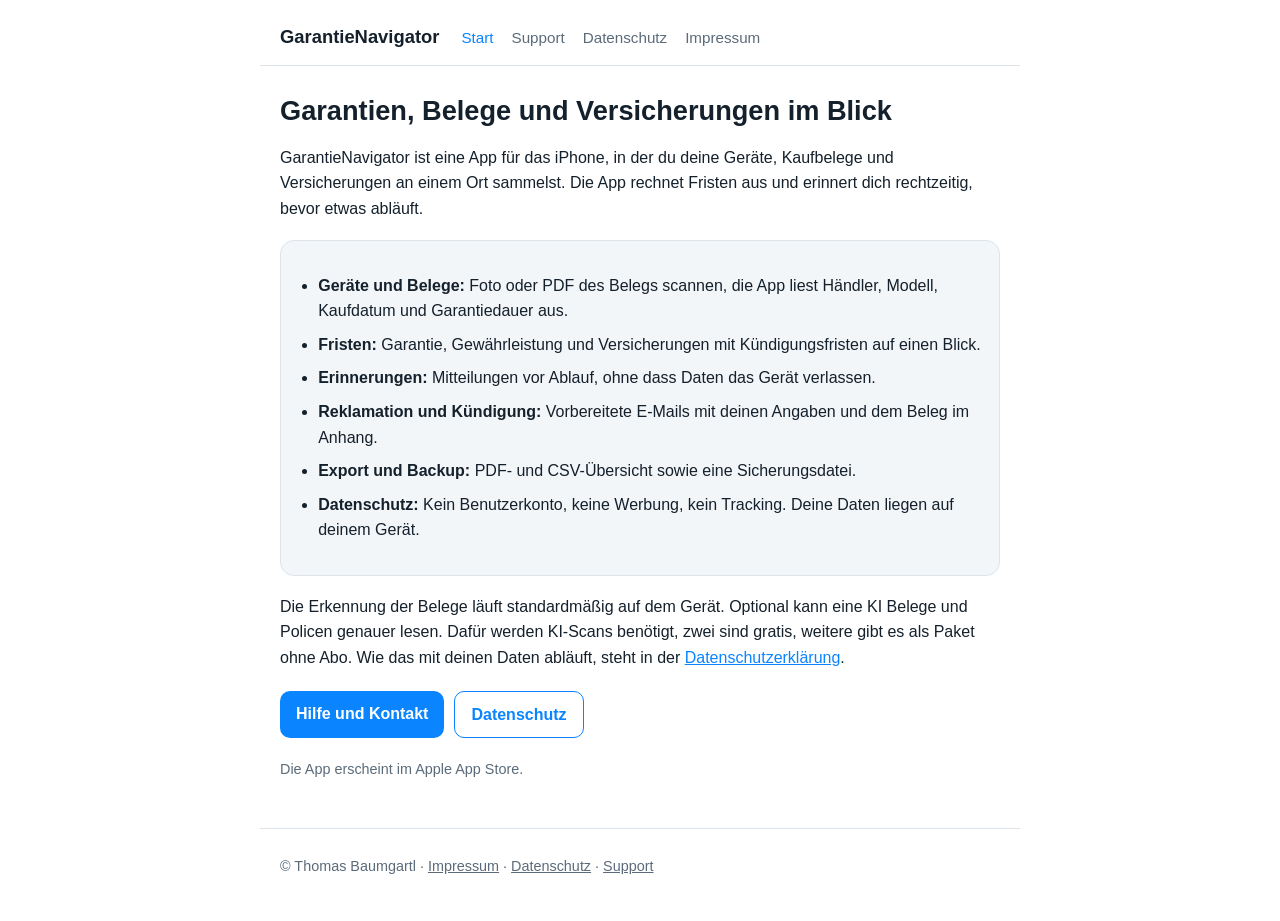
<file: index.html>
<!doctype html>
<html lang="de">
<head>
<meta charset="utf-8">
<meta name="viewport" content="width=device-width, initial-scale=1">
<title>GarantieNavigator: Garantien, Belege und Versicherungen im Blick</title>
<meta name="description" content="GarantieNavigator hilft, Garantiefristen, Kaufbelege und Versicherungen zu verwalten. Deine Daten bleiben auf dem Gerät.">
<link rel="stylesheet" href="style.css">
</head>
<body>
<header>
<a class="name" href="index.html">GarantieNavigator</a>
<nav><a href="index.html" aria-current="page">Start</a><a href="support.html">Support</a><a href="datenschutz.html">Datenschutz</a><a href="impressum.html">Impressum</a></nav>
</header>
<main>
<h1>Garantien, Belege und Versicherungen im Blick</h1>
<p>GarantieNavigator ist eine App für das iPhone, in der du deine Geräte, Kaufbelege und Versicherungen an einem Ort sammelst. Die App rechnet Fristen aus und erinnert dich rechtzeitig, bevor etwas abläuft.</p>
<div class="karte">
<ul>
<li><strong>Geräte und Belege:</strong> Foto oder PDF des Belegs scannen, die App liest Händler, Modell, Kaufdatum und Garantiedauer aus.</li>
<li><strong>Fristen:</strong> Garantie, Gewährleistung und Versicherungen mit Kündigungsfristen auf einen Blick.</li>
<li><strong>Erinnerungen:</strong> Mitteilungen vor Ablauf, ohne dass Daten das Gerät verlassen.</li>
<li><strong>Reklamation und Kündigung:</strong> Vorbereitete E-Mails mit deinen Angaben und dem Beleg im Anhang.</li>
<li><strong>Export und Backup:</strong> PDF- und CSV-Übersicht sowie eine Sicherungsdatei.</li>
<li><strong>Datenschutz:</strong> Kein Benutzerkonto, keine Werbung, kein Tracking. Deine Daten liegen auf deinem Gerät.</li>
</ul>
</div>
<p>Die Erkennung der Belege läuft standardmäßig auf dem Gerät. Optional kann eine KI Belege und Policen genauer lesen. Dafür werden KI-Scans benötigt, zwei sind gratis, weitere gibt es als Paket ohne Abo. Wie das mit deinen Daten abläuft, steht in der <a href="datenschutz.html">Datenschutzerklärung</a>.</p>
<div class="knoepfe">
<a class="knopf" href="support.html">Hilfe und Kontakt</a>
<a class="knopf leise" href="datenschutz.html">Datenschutz</a>
</div>
<p class="klein">Die App erscheint im Apple App Store.</p>
</main>
<footer>
<p>&copy; Thomas Baumgartl &middot; <a href="impressum.html">Impressum</a> &middot; <a href="datenschutz.html">Datenschutz</a> &middot; <a href="support.html">Support</a></p>
</footer>
</body>
</html>
</file>
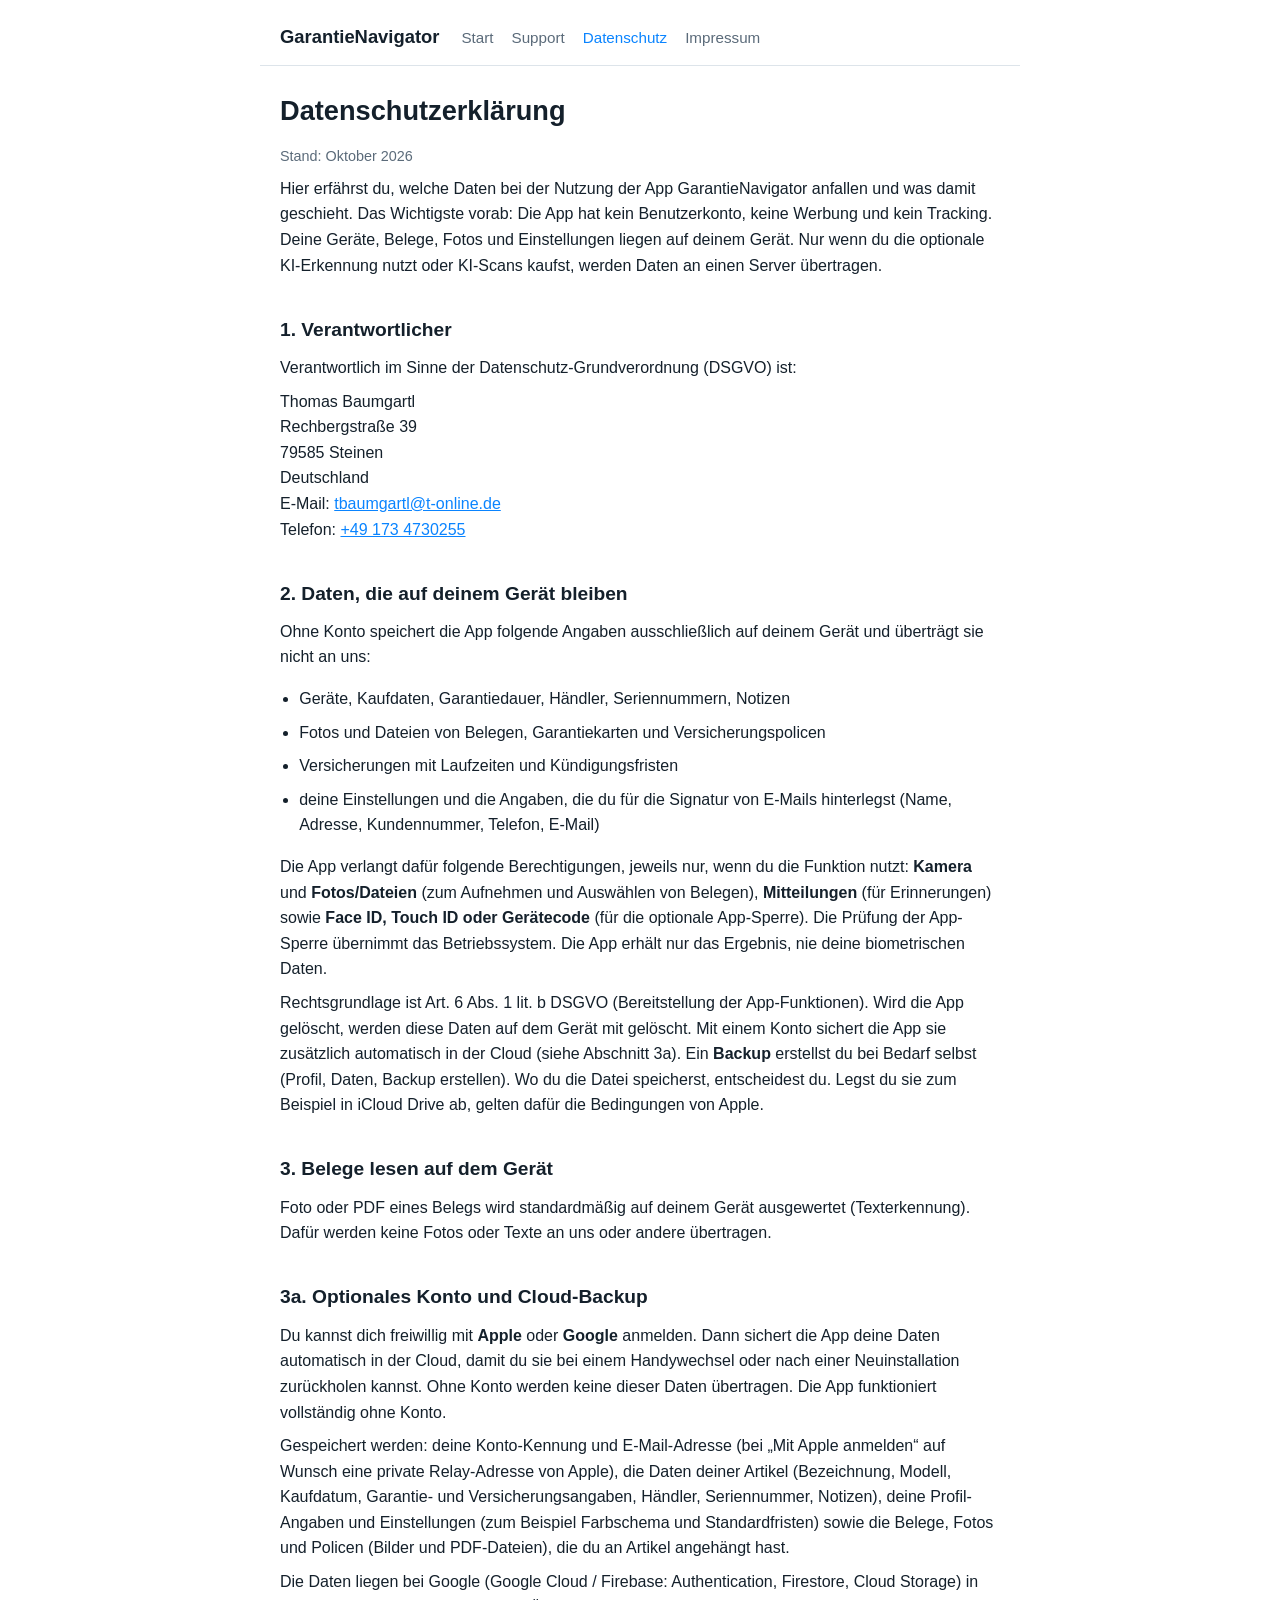
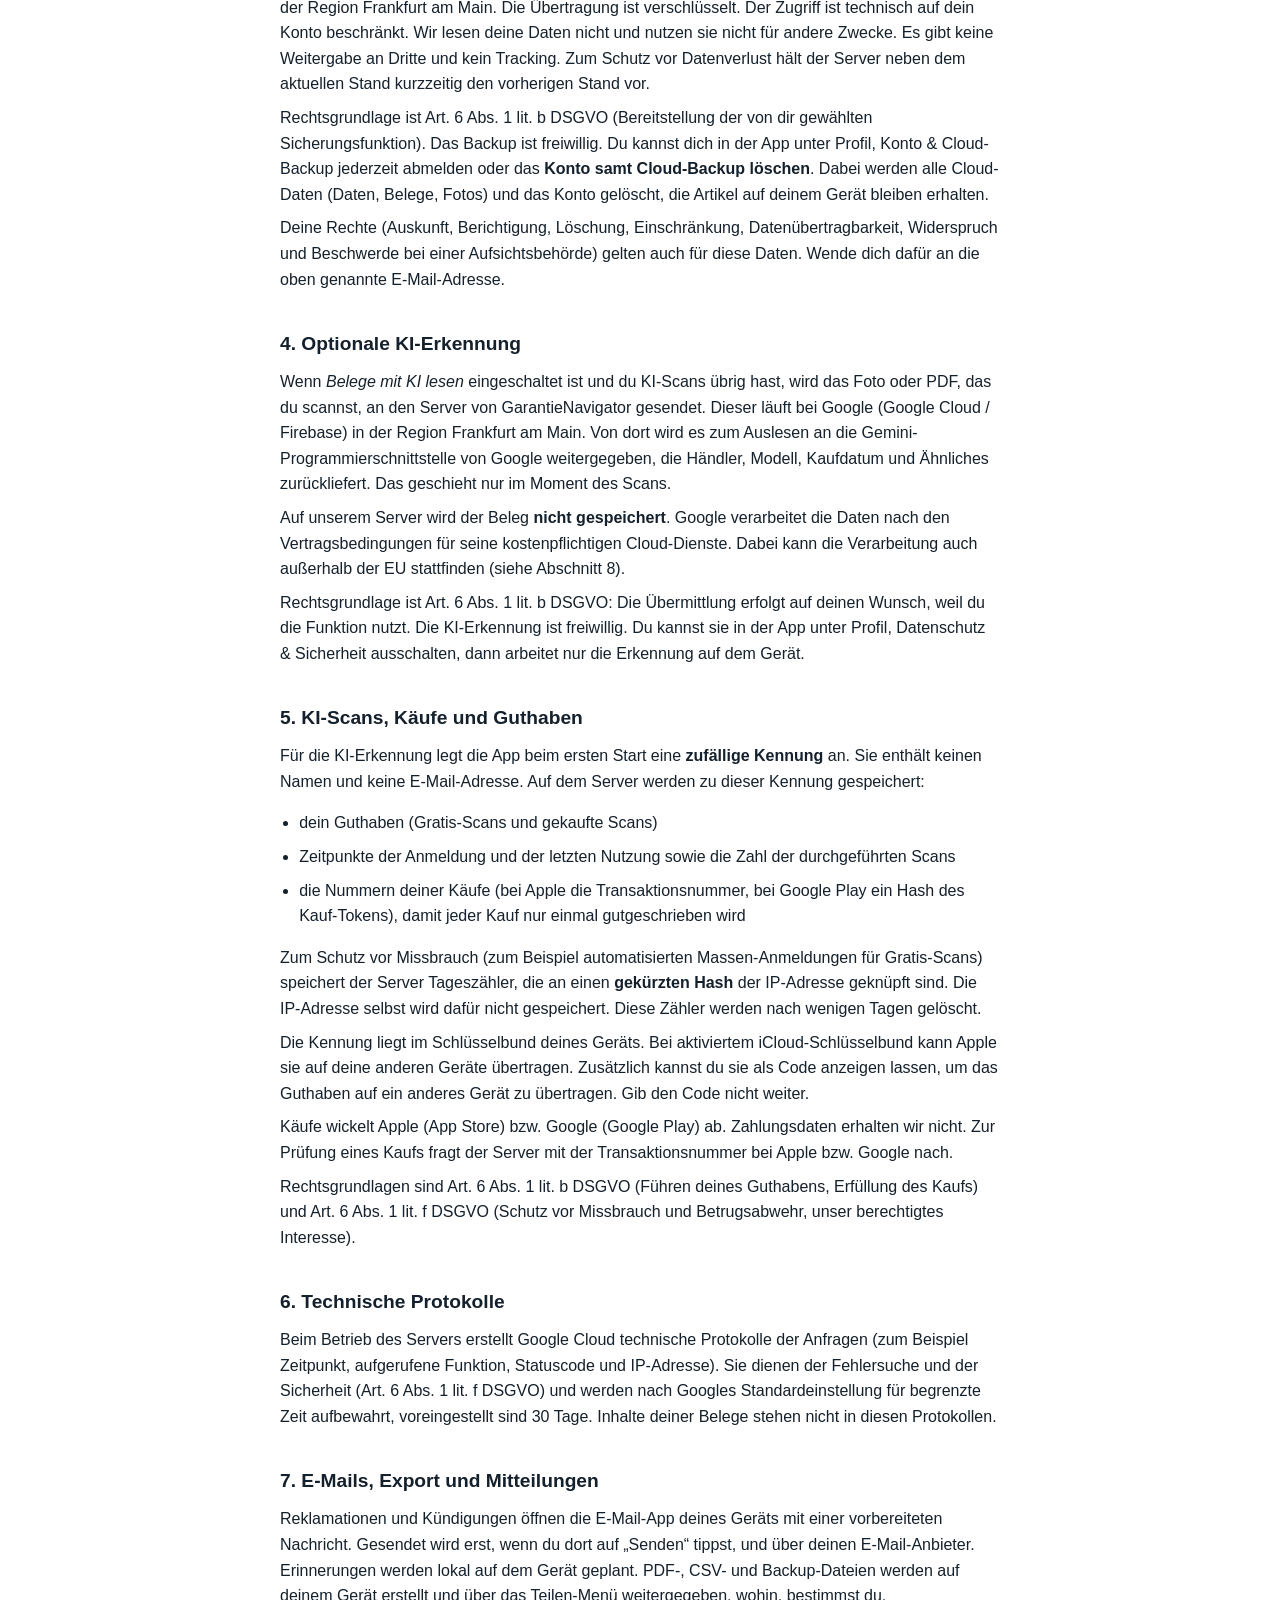
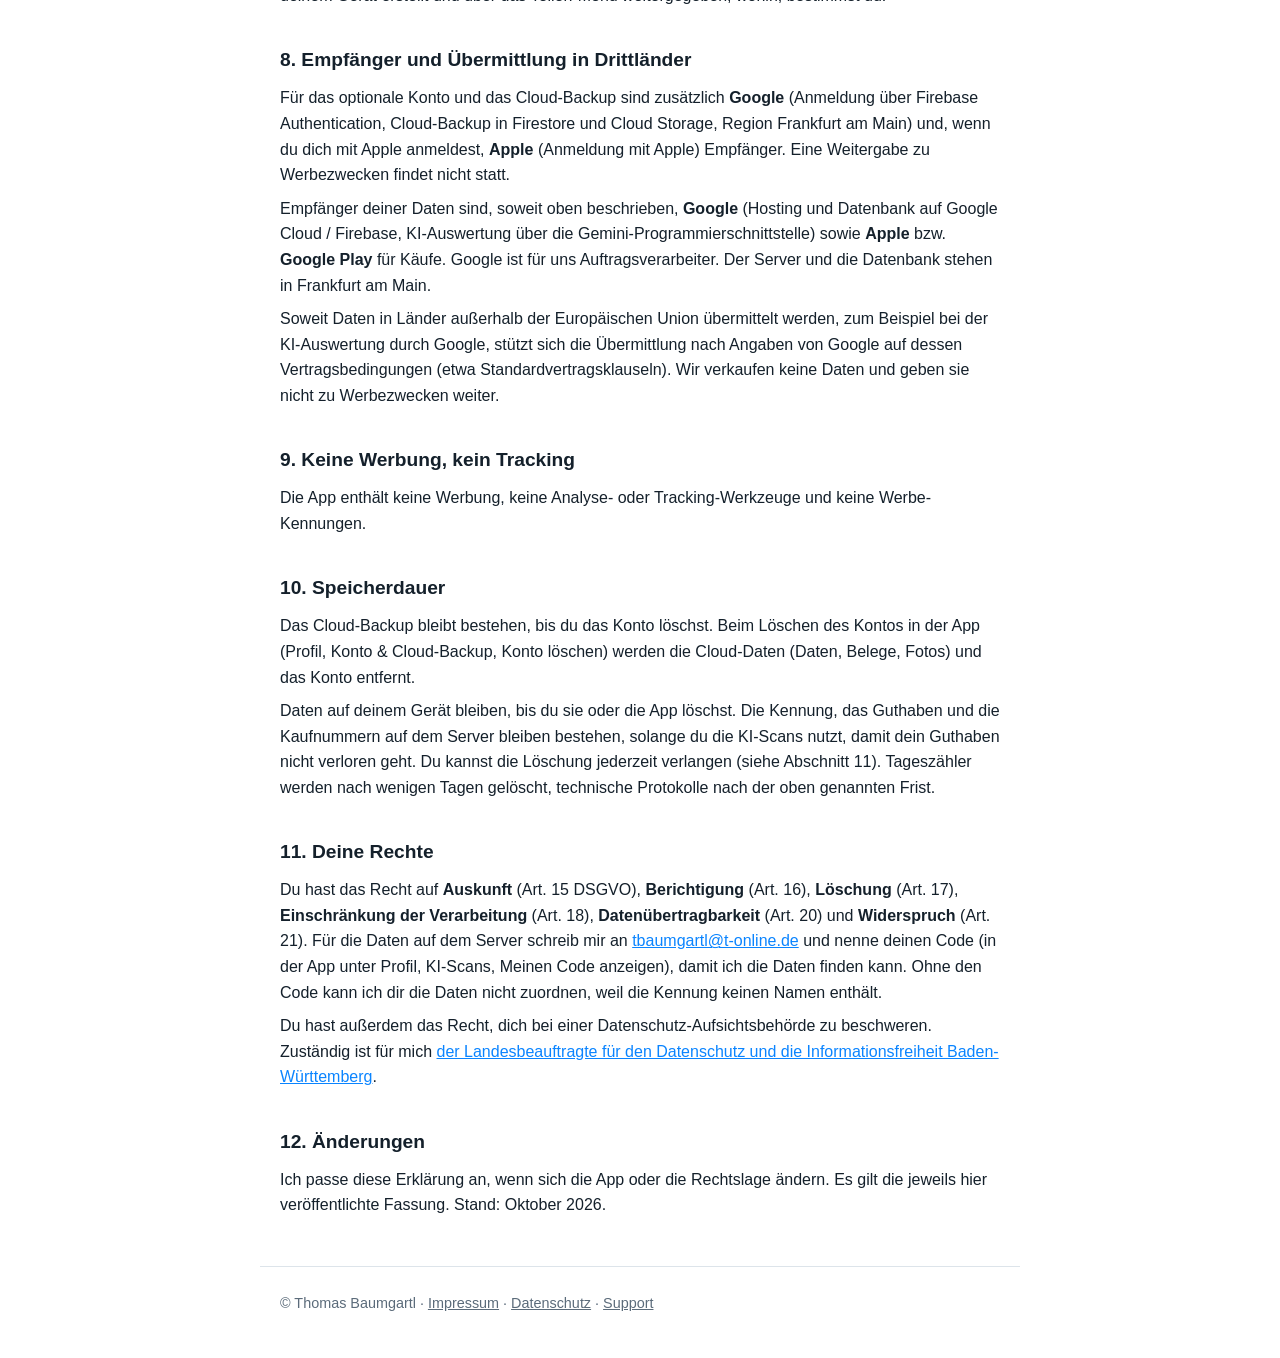
<file: datenschutz.html>
<!doctype html>
<html lang="de">
<head>
<meta charset="utf-8">
<meta name="viewport" content="width=device-width, initial-scale=1">
<title>Datenschutzerklärung: GarantieNavigator</title>
<meta name="description" content="Datenschutzerklärung der App GarantieNavigator.">
<link rel="stylesheet" href="style.css">
</head>
<body>
<header>
<a class="name" href="index.html">GarantieNavigator</a>
<nav><a href="index.html">Start</a><a href="support.html">Support</a><a href="datenschutz.html" aria-current="page">Datenschutz</a><a href="impressum.html">Impressum</a></nav>
</header>
<main>
<h1>Datenschutzerklärung</h1>
<p class="klein">Stand: Oktober 2026</p>
<p>Hier erfährst du, welche Daten bei der Nutzung der App GarantieNavigator anfallen und was damit geschieht. Das Wichtigste vorab: Die App hat kein Benutzerkonto, keine Werbung und kein Tracking. Deine Geräte, Belege, Fotos und Einstellungen liegen auf deinem Gerät. Nur wenn du die optionale KI-Erkennung nutzt oder KI-Scans kaufst, werden Daten an einen Server übertragen.</p>

<h2>1. Verantwortlicher</h2>
<p>Verantwortlich im Sinne der Datenschutz-Grundverordnung (DSGVO) ist:</p>
<p>Thomas Baumgartl<br>Rechbergstraße 39<br>79585 Steinen<br>Deutschland<br>E-Mail: <a href="mailto:tbaumgartl@t-online.de">tbaumgartl@t-online.de</a><br>Telefon: <a href="tel:+491734730255">+49 173 4730255</a></p>

<h2>2. Daten, die auf deinem Gerät bleiben</h2>
<p>Ohne Konto speichert die App folgende Angaben ausschließlich auf deinem Gerät und überträgt sie nicht an uns:</p>
<ul><li>Geräte, Kaufdaten, Garantiedauer, Händler, Seriennummern, Notizen</li><li>Fotos und Dateien von Belegen, Garantiekarten und Versicherungspolicen</li><li>Versicherungen mit Laufzeiten und Kündigungsfristen</li><li>deine Einstellungen und die Angaben, die du für die Signatur von E-Mails hinterlegst (Name, Adresse, Kundennummer, Telefon, E-Mail)</li></ul>
<p>Die App verlangt dafür folgende Berechtigungen, jeweils nur, wenn du die Funktion nutzt: <strong>Kamera</strong> und <strong>Fotos/Dateien</strong> (zum Aufnehmen und Auswählen von Belegen), <strong>Mitteilungen</strong> (für Erinnerungen) sowie <strong>Face ID, Touch ID oder Gerätecode</strong> (für die optionale App-Sperre). Die Prüfung der App-Sperre übernimmt das Betriebssystem. Die App erhält nur das Ergebnis, nie deine biometrischen Daten.</p>
<p>Rechtsgrundlage ist Art. 6 Abs. 1 lit. b DSGVO (Bereitstellung der App-Funktionen). Wird die App gelöscht, werden diese Daten auf dem Gerät mit gelöscht. Mit einem Konto sichert die App sie zusätzlich automatisch in der Cloud (siehe Abschnitt 3a). Ein <strong>Backup</strong> erstellst du bei Bedarf selbst (Profil, Daten, Backup erstellen). Wo du die Datei speicherst, entscheidest du. Legst du sie zum Beispiel in iCloud Drive ab, gelten dafür die Bedingungen von Apple.</p>

<h2>3. Belege lesen auf dem Gerät</h2>
<p>Foto oder PDF eines Belegs wird standardmäßig auf deinem Gerät ausgewertet (Texterkennung). Dafür werden keine Fotos oder Texte an uns oder andere übertragen.</p>

<h2>3a. Optionales Konto und Cloud-Backup</h2>
<p>Du kannst dich freiwillig mit <strong>Apple</strong> oder <strong>Google</strong> anmelden. Dann sichert die App deine Daten automatisch in der Cloud, damit du sie bei einem Handywechsel oder nach einer Neuinstallation zurückholen kannst. Ohne Konto werden keine dieser Daten übertragen. Die App funktioniert vollständig ohne Konto.</p>
<p>Gespeichert werden: deine Konto-Kennung und E-Mail-Adresse (bei „Mit Apple anmelden“ auf Wunsch eine private Relay-Adresse von Apple), die Daten deiner Artikel (Bezeichnung, Modell, Kaufdatum, Garantie- und Versicherungsangaben, Händler, Seriennummer, Notizen), deine Profil-Angaben und Einstellungen (zum Beispiel Farbschema und Standardfristen) sowie die Belege, Fotos und Policen (Bilder und PDF-Dateien), die du an Artikel angehängt hast.</p>
<p>Die Daten liegen bei Google (Google Cloud / Firebase: Authentication, Firestore, Cloud Storage) in der Region Frankfurt am Main. Die Übertragung ist verschlüsselt. Der Zugriff ist technisch auf dein Konto beschränkt. Wir lesen deine Daten nicht und nutzen sie nicht für andere Zwecke. Es gibt keine Weitergabe an Dritte und kein Tracking. Zum Schutz vor Datenverlust hält der Server neben dem aktuellen Stand kurzzeitig den vorherigen Stand vor.</p>
<p>Rechtsgrundlage ist Art. 6 Abs. 1 lit. b DSGVO (Bereitstellung der von dir gewählten Sicherungsfunktion). Das Backup ist freiwillig. Du kannst dich in der App unter Profil, Konto &amp; Cloud-Backup jederzeit abmelden oder das <strong>Konto samt Cloud-Backup löschen</strong>. Dabei werden alle Cloud-Daten (Daten, Belege, Fotos) und das Konto gelöscht, die Artikel auf deinem Gerät bleiben erhalten.</p>
<p>Deine Rechte (Auskunft, Berichtigung, Löschung, Einschränkung, Datenübertragbarkeit, Widerspruch und Beschwerde bei einer Aufsichtsbehörde) gelten auch für diese Daten. Wende dich dafür an die oben genannte E-Mail-Adresse.</p>
<h2>4. Optionale KI-Erkennung</h2>
<p>Wenn <em>Belege mit KI lesen</em> eingeschaltet ist und du KI-Scans übrig hast, wird das Foto oder PDF, das du scannst, an den Server von GarantieNavigator gesendet. Dieser läuft bei Google (Google Cloud / Firebase) in der Region Frankfurt am Main. Von dort wird es zum Auslesen an die Gemini-Programmierschnittstelle von Google weitergegeben, die Händler, Modell, Kaufdatum und Ähnliches zurückliefert. Das geschieht nur im Moment des Scans.</p>
<p>Auf unserem Server wird der Beleg <strong>nicht gespeichert</strong>. Google verarbeitet die Daten nach den Vertragsbedingungen für seine kostenpflichtigen Cloud-Dienste. Dabei kann die Verarbeitung auch außerhalb der EU stattfinden (siehe Abschnitt 8).</p>
<p>Rechtsgrundlage ist Art. 6 Abs. 1 lit. b DSGVO: Die Übermittlung erfolgt auf deinen Wunsch, weil du die Funktion nutzt. Die KI-Erkennung ist freiwillig. Du kannst sie in der App unter Profil, Datenschutz & Sicherheit ausschalten, dann arbeitet nur die Erkennung auf dem Gerät.</p>

<h2>5. KI-Scans, Käufe und Guthaben</h2>
<p>Für die KI-Erkennung legt die App beim ersten Start eine <strong>zufällige Kennung</strong> an. Sie enthält keinen Namen und keine E-Mail-Adresse. Auf dem Server werden zu dieser Kennung gespeichert:</p>
<ul><li>dein Guthaben (Gratis-Scans und gekaufte Scans)</li><li>Zeitpunkte der Anmeldung und der letzten Nutzung sowie die Zahl der durchgeführten Scans</li><li>die Nummern deiner Käufe (bei Apple die Transaktionsnummer, bei Google Play ein Hash des Kauf-Tokens), damit jeder Kauf nur einmal gutgeschrieben wird</li></ul>
<p>Zum Schutz vor Missbrauch (zum Beispiel automatisierten Massen-Anmeldungen für Gratis-Scans) speichert der Server Tageszähler, die an einen <strong>gekürzten Hash</strong> der IP-Adresse geknüpft sind. Die IP-Adresse selbst wird dafür nicht gespeichert. Diese Zähler werden nach wenigen Tagen gelöscht.</p>
<p>Die Kennung liegt im Schlüsselbund deines Geräts. Bei aktiviertem iCloud-Schlüsselbund kann Apple sie auf deine anderen Geräte übertragen. Zusätzlich kannst du sie als Code anzeigen lassen, um das Guthaben auf ein anderes Gerät zu übertragen. Gib den Code nicht weiter.</p>
<p>Käufe wickelt Apple (App Store) bzw. Google (Google Play) ab. Zahlungsdaten erhalten wir nicht. Zur Prüfung eines Kaufs fragt der Server mit der Transaktionsnummer bei Apple bzw. Google nach.</p>
<p>Rechtsgrundlagen sind Art. 6 Abs. 1 lit. b DSGVO (Führen deines Guthabens, Erfüllung des Kaufs) und Art. 6 Abs. 1 lit. f DSGVO (Schutz vor Missbrauch und Betrugsabwehr, unser berechtigtes Interesse).</p>

<h2>6. Technische Protokolle</h2>
<p>Beim Betrieb des Servers erstellt Google Cloud technische Protokolle der Anfragen (zum Beispiel Zeitpunkt, aufgerufene Funktion, Statuscode und IP-Adresse). Sie dienen der Fehlersuche und der Sicherheit (Art. 6 Abs. 1 lit. f DSGVO) und werden nach Googles Standardeinstellung für begrenzte Zeit aufbewahrt, voreingestellt sind 30 Tage. Inhalte deiner Belege stehen nicht in diesen Protokollen.</p>

<h2>7. E-Mails, Export und Mitteilungen</h2>
<p>Reklamationen und Kündigungen öffnen die E-Mail-App deines Geräts mit einer vorbereiteten Nachricht. Gesendet wird erst, wenn du dort auf „Senden“ tippst, und über deinen E-Mail-Anbieter. Erinnerungen werden lokal auf dem Gerät geplant. PDF-, CSV- und Backup-Dateien werden auf deinem Gerät erstellt und über das Teilen-Menü weitergegeben, wohin, bestimmst du.</p>

<h2>8. Empfänger und Übermittlung in Drittländer</h2>
<p>Für das optionale Konto und das Cloud-Backup sind zusätzlich <strong>Google</strong> (Anmeldung über Firebase Authentication, Cloud-Backup in Firestore und Cloud Storage, Region Frankfurt am Main) und, wenn du dich mit Apple anmeldest, <strong>Apple</strong> (Anmeldung mit Apple) Empfänger. Eine Weitergabe zu Werbezwecken findet nicht statt.</p>
<p>Empfänger deiner Daten sind, soweit oben beschrieben, <strong>Google</strong> (Hosting und Datenbank auf Google Cloud / Firebase, KI-Auswertung über die Gemini-Programmierschnittstelle) sowie <strong>Apple</strong> bzw. <strong>Google Play</strong> für Käufe. Google ist für uns Auftragsverarbeiter. Der Server und die Datenbank stehen in Frankfurt am Main.</p>
<p>Soweit Daten in Länder außerhalb der Europäischen Union übermittelt werden, zum Beispiel bei der KI-Auswertung durch Google, stützt sich die Übermittlung nach Angaben von Google auf dessen Vertragsbedingungen (etwa Standardvertragsklauseln). Wir verkaufen keine Daten und geben sie nicht zu Werbezwecken weiter.</p>

<h2>9. Keine Werbung, kein Tracking</h2>
<p>Die App enthält keine Werbung, keine Analyse- oder Tracking-Werkzeuge und keine Werbe-Kennungen.</p>

<h2>10. Speicherdauer</h2>
<p>Das Cloud-Backup bleibt bestehen, bis du das Konto löschst. Beim Löschen des Kontos in der App (Profil, Konto &amp; Cloud-Backup, Konto löschen) werden die Cloud-Daten (Daten, Belege, Fotos) und das Konto entfernt.</p>
<p>Daten auf deinem Gerät bleiben, bis du sie oder die App löschst. Die Kennung, das Guthaben und die Kaufnummern auf dem Server bleiben bestehen, solange du die KI-Scans nutzt, damit dein Guthaben nicht verloren geht. Du kannst die Löschung jederzeit verlangen (siehe Abschnitt 11). Tageszähler werden nach wenigen Tagen gelöscht, technische Protokolle nach der oben genannten Frist.</p>

<h2>11. Deine Rechte</h2>
<p>Du hast das Recht auf <strong>Auskunft</strong> (Art. 15 DSGVO), <strong>Berichtigung</strong> (Art. 16), <strong>Löschung</strong> (Art. 17), <strong>Einschränkung der Verarbeitung</strong> (Art. 18), <strong>Datenübertragbarkeit</strong> (Art. 20) und <strong>Widerspruch</strong> (Art. 21). Für die Daten auf dem Server schreib mir an <a href="mailto:tbaumgartl@t-online.de">tbaumgartl@t-online.de</a> und nenne deinen Code (in der App unter Profil, KI-Scans, Meinen Code anzeigen), damit ich die Daten finden kann. Ohne den Code kann ich dir die Daten nicht zuordnen, weil die Kennung keinen Namen enthält.</p>
<p>Du hast außerdem das Recht, dich bei einer Datenschutz-Aufsichtsbehörde zu beschweren. Zuständig ist für mich <a href="https://www.baden-wuerttemberg.datenschutz.de">der Landesbeauftragte für den Datenschutz und die Informationsfreiheit Baden-Württemberg</a>.</p>

<h2>12. Änderungen</h2>
<p>Ich passe diese Erklärung an, wenn sich die App oder die Rechtslage ändern. Es gilt die jeweils hier veröffentlichte Fassung. Stand: Oktober 2026.</p>

</main>
<footer>
<p>&copy; Thomas Baumgartl &middot; <a href="impressum.html">Impressum</a> &middot; <a href="datenschutz.html">Datenschutz</a> &middot; <a href="support.html">Support</a></p>
</footer>
</body>
</html>
</file>
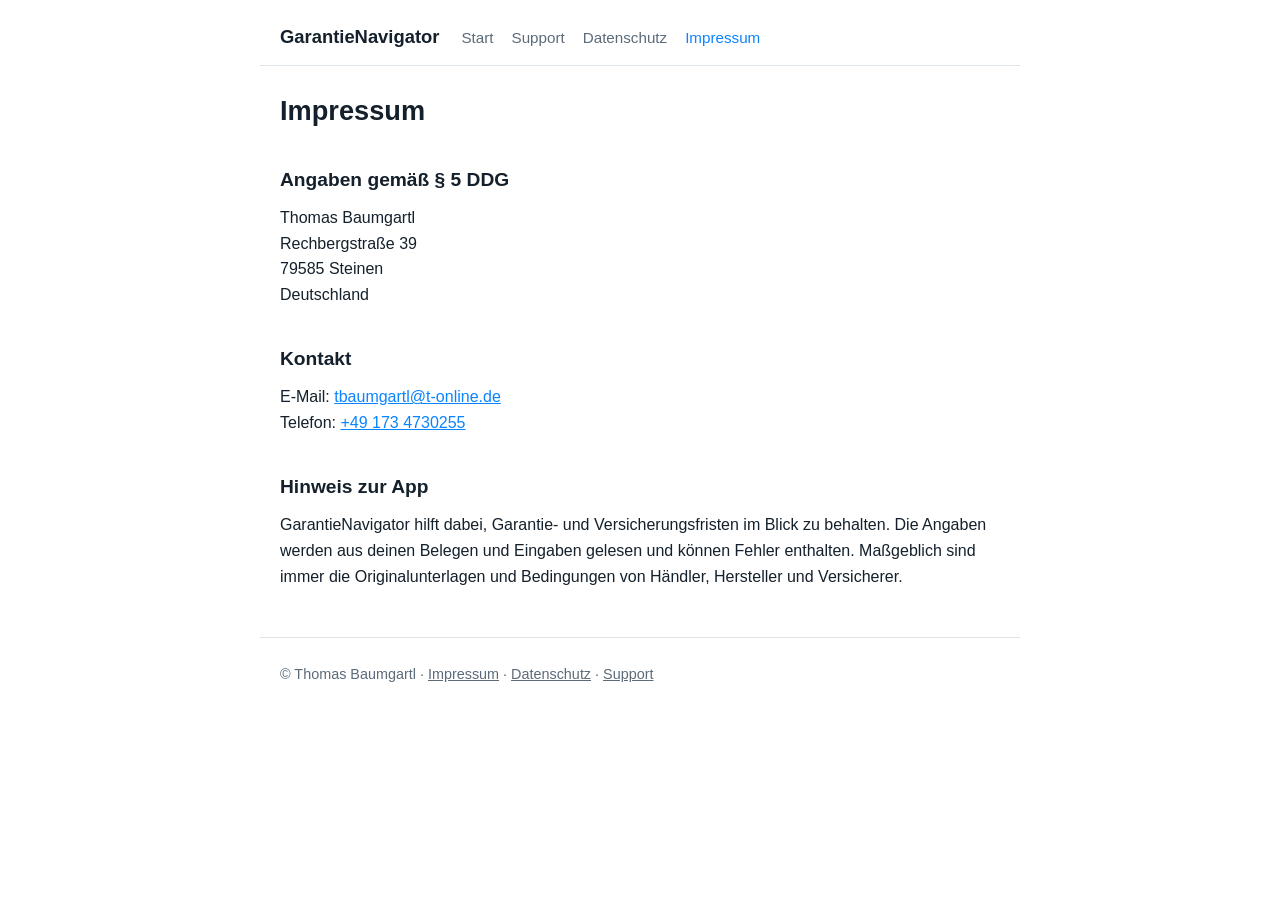
<file: impressum.html>
<!doctype html>
<html lang="de">
<head>
<meta charset="utf-8">
<meta name="viewport" content="width=device-width, initial-scale=1">
<title>Impressum: GarantieNavigator</title>
<meta name="description" content="Impressum nach § 5 DDG.">
<link rel="stylesheet" href="style.css">
</head>
<body>
<header>
<a class="name" href="index.html">GarantieNavigator</a>
<nav><a href="index.html">Start</a><a href="support.html">Support</a><a href="datenschutz.html">Datenschutz</a><a href="impressum.html" aria-current="page">Impressum</a></nav>
</header>
<main>
<h1>Impressum</h1>
<h2>Angaben gemäß § 5 DDG</h2>
<p>Thomas Baumgartl<br>Rechbergstraße 39<br>79585 Steinen<br>Deutschland</p>
<h2>Kontakt</h2>
<p>E-Mail: <a href="mailto:tbaumgartl@t-online.de">tbaumgartl@t-online.de</a><br>Telefon: <a href="tel:+491734730255">+49 173 4730255</a></p>
<h2>Hinweis zur App</h2>
<p>GarantieNavigator hilft dabei, Garantie- und Versicherungsfristen im Blick zu behalten. Die Angaben werden aus deinen Belegen und Eingaben gelesen und können Fehler enthalten. Maßgeblich sind immer die Originalunterlagen und Bedingungen von Händler, Hersteller und Versicherer.</p>
</main>
<footer>
<p>&copy; Thomas Baumgartl &middot; <a href="impressum.html">Impressum</a> &middot; <a href="datenschutz.html">Datenschutz</a> &middot; <a href="support.html">Support</a></p>
</footer>
</body>
</html>
</file>
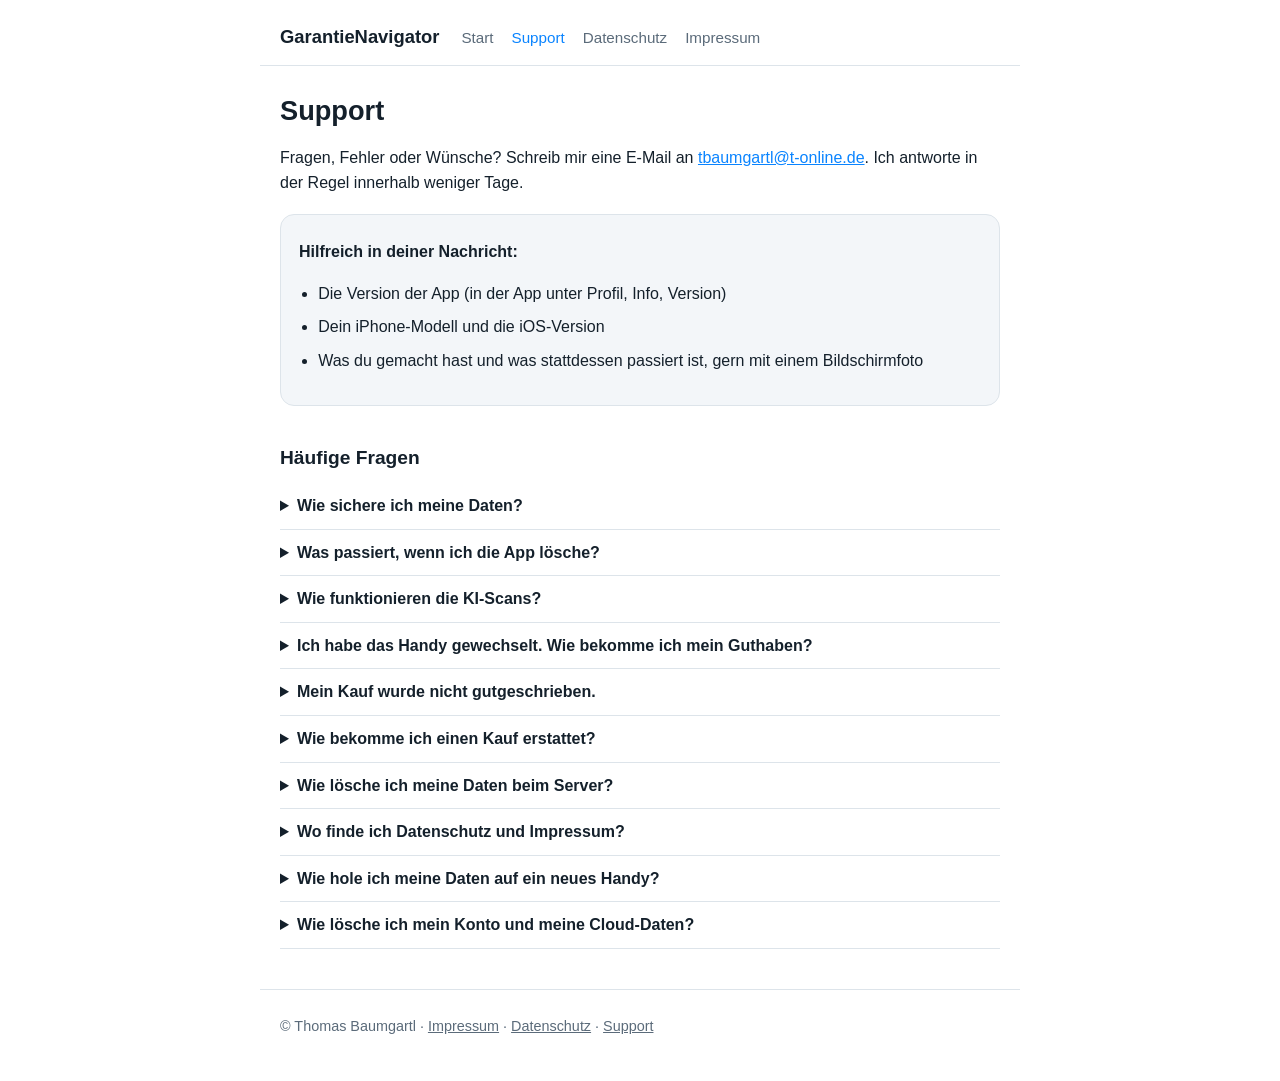
<file: support.html>
<!doctype html>
<html lang="de">
<head>
<meta charset="utf-8">
<meta name="viewport" content="width=device-width, initial-scale=1">
<title>Support: GarantieNavigator</title>
<meta name="description" content="Hilfe und Kontakt zu GarantieNavigator: Fragen zu Backup, KI-Scans, Käufen und Datenschutz.">
<link rel="stylesheet" href="style.css">
</head>
<body>
<header>
<a class="name" href="index.html">GarantieNavigator</a>
<nav><a href="index.html">Start</a><a href="support.html" aria-current="page">Support</a><a href="datenschutz.html">Datenschutz</a><a href="impressum.html">Impressum</a></nav>
</header>
<main>
<h1>Support</h1>
<p>Fragen, Fehler oder Wünsche? Schreib mir eine E-Mail an <a href="mailto:tbaumgartl@t-online.de">tbaumgartl@t-online.de</a>. Ich antworte in der Regel innerhalb weniger Tage.</p>
<div class="karte">
<p><strong>Hilfreich in deiner Nachricht:</strong></p>
<ul>
<li>Die Version der App (in der App unter Profil, Info, Version)</li>
<li>Dein iPhone-Modell und die iOS-Version</li>
<li>Was du gemacht hast und was stattdessen passiert ist, gern mit einem Bildschirmfoto</li>
</ul>
</div>
<h2>Häufige Fragen</h2>
<details><summary>Wie sichere ich meine Daten?</summary><p>Deine Geräte, Belege und Fotos liegen nur auf deinem Gerät. Öffne in der App <em>Profil</em>, klappe die Kachel <em>Daten</em> auf und tippe auf <em>Backup erstellen</em>. Speichere die Datei zum Beispiel in iCloud Drive oder in der Dateien-App. Auf einem neuen Gerät holst du sie mit <em>Backup wiederherstellen</em> zurück.</p></details>
<details><summary>Was passiert, wenn ich die App lösche?</summary><p>Mit der App werden auch die Geräte, Belege und Fotos auf dem Gerät gelöscht. Erstelle vorher ein Backup (siehe oben). Dein Guthaben an KI-Scans bleibt erhalten, weil es auf dem Server liegt.</p></details>
<details><summary>Wie funktionieren die KI-Scans?</summary><p>Zwei KI-Scans sind einmalig gratis. Weitere kaufst du unter <em>Profil, KI-Scans</em> als Paket mit 50, 150 oder 300 Scans. Die Scans verfallen nicht, es gibt kein Abo. Ein Scan kostet ein Guthaben. Liefert die KI keine Antwort, wird nichts abgebucht.</p></details>
<details><summary>Ich habe das Handy gewechselt. Wie bekomme ich mein Guthaben?</summary><p>Öffne auf dem alten Gerät <em>Profil, KI-Scans</em> und tippe auf <em>Meinen Code anzeigen</em>. Kopiere den Code, öffne auf dem neuen Gerät dieselbe Seite und füge ihn bei <em>Code übernehmen</em> ein. Gib den Code an niemanden weiter: Wer ihn kennt, kann das Guthaben nutzen. Nutzt du auf beiden Geräten dieselbe Apple-ID mit iCloud-Schlüsselbund, wird die Kennung meist automatisch übernommen.</p></details>
<details><summary>Mein Kauf wurde nicht gutgeschrieben.</summary><p>Schließe die App ganz und öffne sie neu. Die App sendet den Kauf beim Start erneut an den Server. Steht das Guthaben danach immer noch nicht da, schreib mir mit dem Kaufdatum und der Bestellnummer aus der Quittung von Apple.</p></details>
<details><summary>Wie bekomme ich einen Kauf erstattet?</summary><p>Käufe wickelt Apple ab. Eine Erstattung beantragst du bei Apple unter <a href="https://reportaproblem.apple.com">reportaproblem.apple.com</a>.</p></details>
<details><summary>Wie lösche ich meine Daten beim Server?</summary><p>Auf dem Server liegen nur eine zufällige Kennung, dein Guthaben und technische Angaben zu Käufen. Schreib mir eine E-Mail und nenne deinen Code (Profil, KI-Scans, Meinen Code anzeigen). Ich lösche die Daten dann. Das Guthaben ist danach weg.</p></details>
<details><summary>Wo finde ich Datenschutz und Impressum?</summary><p>Hier: <a href="datenschutz.html">Datenschutzerklärung</a> und <a href="impressum.html">Impressum</a>. In der App findest du beides unter <em>Profil</em>.</p></details>
<details><summary>Wie hole ich meine Daten auf ein neues Handy?</summary><p>Öffne in der App Profil, Konto &amp; Cloud-Backup, melde dich mit demselben Konto an (Apple oder Google) und tippe auf Übernehmen. Artikel, Belege und Fotos werden zurückgeholt. Ohne Konto geht das über die Backup-Datei (Profil, Daten, Backup wiederherstellen).</p></details>
<details><summary>Wie lösche ich mein Konto und meine Cloud-Daten?</summary><p>Öffne in der App Profil, Konto &amp; Cloud-Backup und tippe auf <strong>Konto löschen</strong>. Danach werden dein Konto und alle Cloud-Daten (Artikel, Belege, Fotos) gelöscht. Die Daten auf deinem Gerät bleiben erhalten. Wenn du die App nicht mehr hast, schreib eine E-Mail an die Adresse im Impressum, dann lösche ich dein Konto von Hand.</p></details>
</main>
<footer>
<p>&copy; Thomas Baumgartl &middot; <a href="impressum.html">Impressum</a> &middot; <a href="datenschutz.html">Datenschutz</a> &middot; <a href="support.html">Support</a></p>
</footer>
</body>
</html>
</file>
<file: style.css>
:root{
  --bg:#ffffff; --text:#14202b; --muted:#5b6b7a; --accent:#0a84ff; --karte:#f3f6f9; --linie:#dde4ea;
}
@media (prefers-color-scheme: dark){
  :root{ --bg:#0b1118; --text:#e8eef4; --muted:#9aa9b8; --accent:#4aa8ff; --karte:#131c26; --linie:#25313d; }
}
*{box-sizing:border-box}
html{-webkit-text-size-adjust:100%}
body{margin:0;background:var(--bg);color:var(--text);font:16px/1.6 -apple-system,BlinkMacSystemFont,"Segoe UI",Roboto,Helvetica,Arial,sans-serif}
header,main,footer{max-width:760px;margin:0 auto;padding:0 20px}
header{padding-top:22px;padding-bottom:14px;display:flex;flex-wrap:wrap;gap:10px 22px;align-items:baseline;border-bottom:1px solid var(--linie)}
header .name{font-weight:700;font-size:1.15rem;color:var(--text);text-decoration:none}
nav{display:flex;flex-wrap:wrap;gap:6px 18px}
nav a{color:var(--muted);text-decoration:none;font-size:.95rem}
nav a[aria-current="page"],nav a:hover{color:var(--accent)}
main{padding-top:28px;padding-bottom:40px}
h1{font-size:1.7rem;line-height:1.25;margin:0 0 .6em}
h2{font-size:1.2rem;margin:1.9em 0 .5em}
h3{font-size:1rem;margin:1.4em 0 .3em}
p,li{margin:.5em 0}
ul{padding-left:1.2em}
a{color:var(--accent)}
.karte{background:var(--karte);border:1px solid var(--linie);border-radius:14px;padding:16px 18px;margin:18px 0}
.klein{color:var(--muted);font-size:.9rem}
.knoepfe{display:flex;flex-wrap:wrap;gap:10px;margin:20px 0}
.knopf{display:inline-block;padding:10px 16px;border-radius:10px;background:var(--accent);color:#fff;text-decoration:none;font-weight:600}
.knopf.leise{background:transparent;color:var(--accent);border:1px solid var(--accent)}
footer{padding-top:18px;padding-bottom:36px;border-top:1px solid var(--linie);color:var(--muted);font-size:.9rem}
footer a{color:var(--muted)}
dl{margin:.4em 0}
dt{font-weight:600;margin-top:.9em}
dd{margin:.15em 0 0 0}
details{border-bottom:1px solid var(--linie);padding:10px 0}
summary{cursor:pointer;font-weight:600}
</file>
